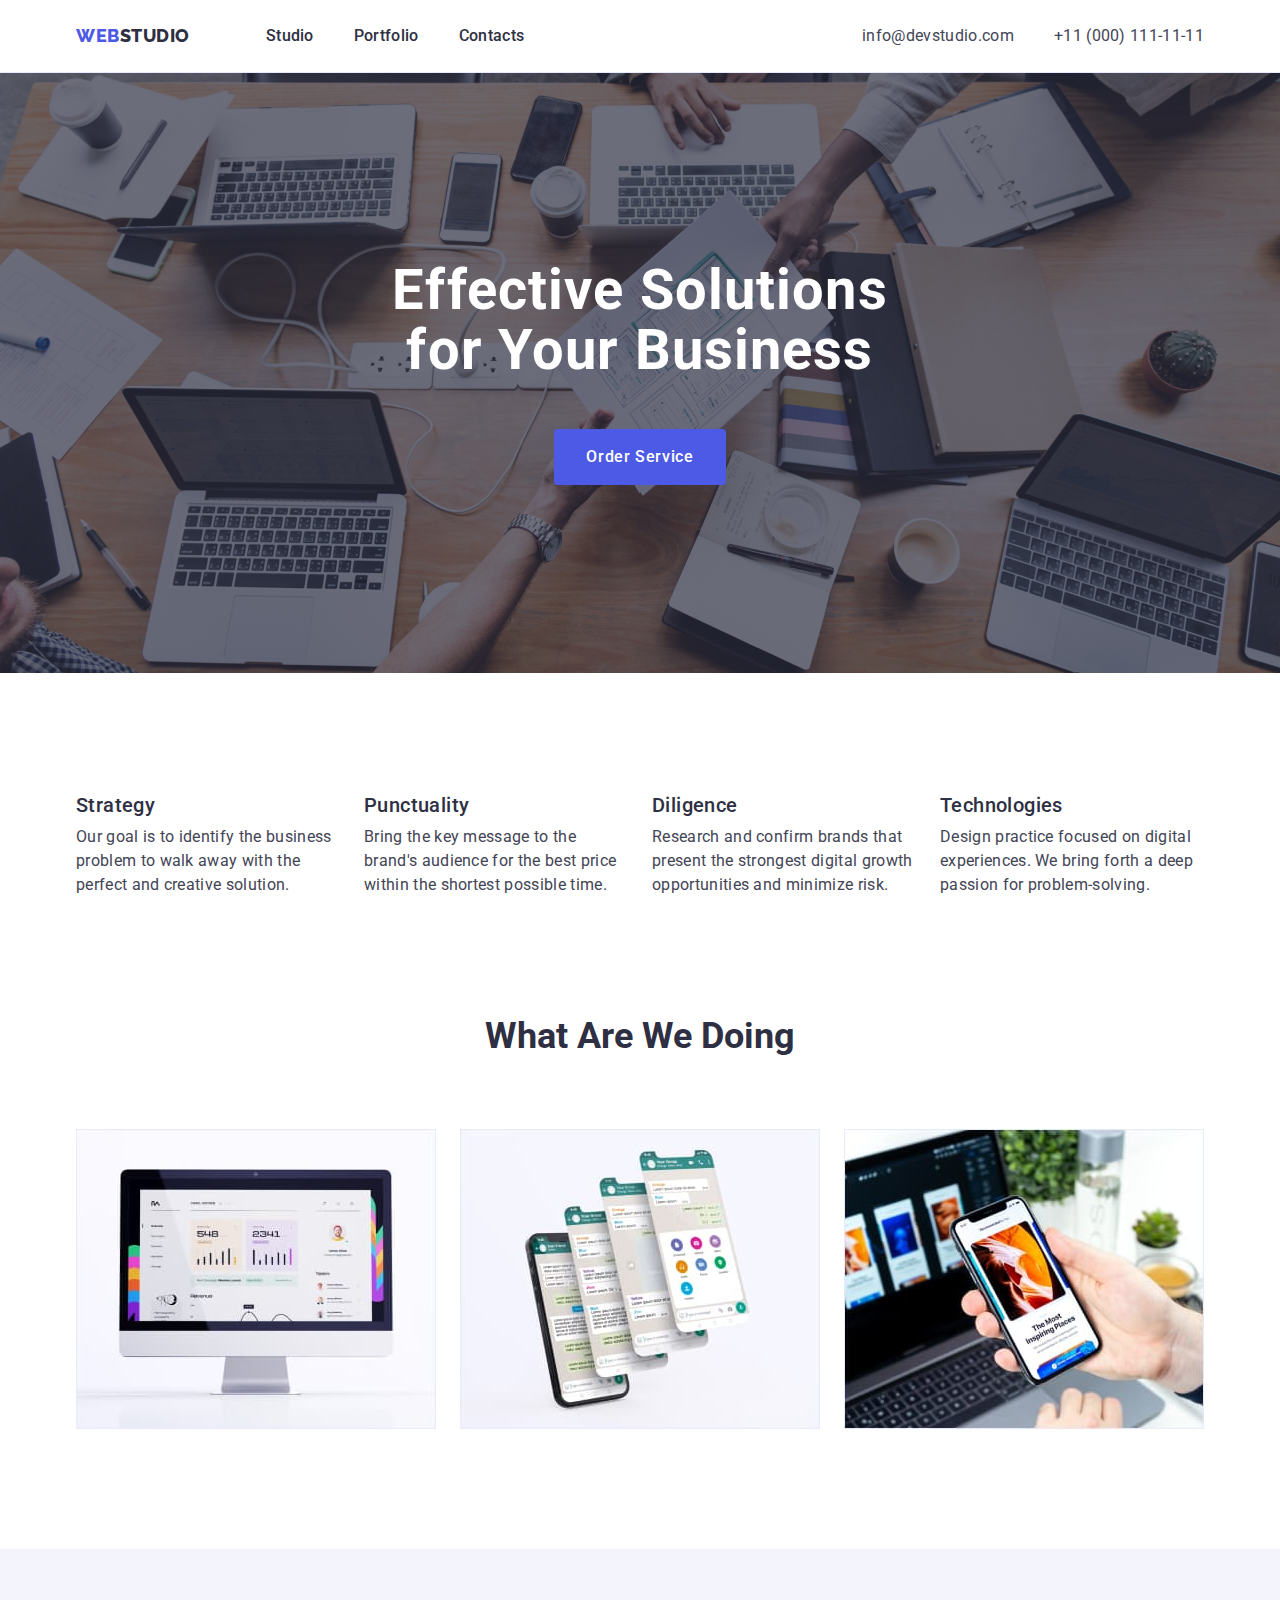
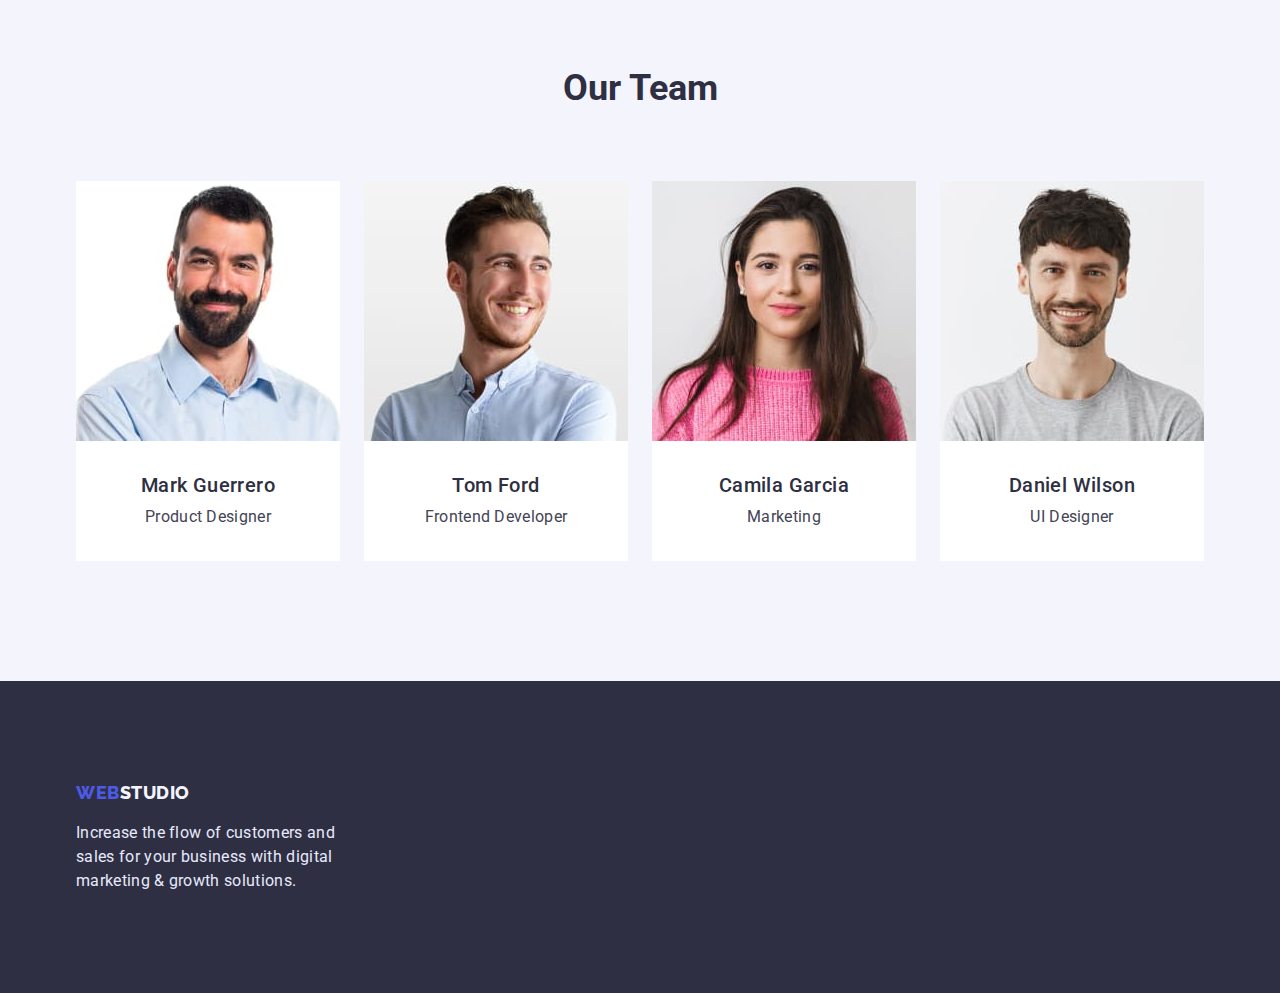
<file: index.html>
<!DOCTYPE html>
<html lang="en">

<head>
  <meta charset="UTF-8" />
  <meta http-equiv="X-UA-Compatible" content="IE=edge" />
  <meta name="viewport" content="width=device-width, initial-scale=1.0" />
  <title>Document</title>
  <link rel="preconnect" href="https://fonts.googleapis.com" />
  <link rel="preconnect" href="https://fonts.gstatic.com" crossorigin />
  <link href="https://fonts.googleapis.com/css2?family=Raleway:wght@800&family=Roboto:wght@400;500;700&display=swap"
    rel="stylesheet" />
  <link rel="stylesheet"
    href="https://cdnjs.cloudflare.com/ajax/libs/modern-normalize/1.1.0/modern-normalize.min.css" />
  <link rel="stylesheet" href="./css/styles.css" />
</head>

<body>
  <header>
    <div class="container page-header">
      <a href="./index.html" class="header-link"><span class="page">Web</span>Studio</a>
      <nav class="main-nav">
        <ul class="site-nav">
          <li class="item"><a href="./index.html" class="link">Studio</a></li>
          <li class="item">
            <a href="./portfolio.html" class="link">Portfolio</a>
          </li>
          <li class="item"><a href="" class="link">Contacts</a></li>
        </ul>
      </nav>

      <address class="address">
        <ul class="address-nav">
          <li class="item">
            <a class="address-link" href="mailto:info@devstudio.com">info@devstudio.com</a>
          </li>
          <li class="item">
            <a class="address-link" href="tel:+110001111111">+11 (000) 111-11-11</a>
          </li>
        </ul>
      </address>
    </div>
  </header>

  <main>
    <section class="hero bg-image">
      <div class="container">

        <h1 class="hero-title">Effective Solutions for Your Business</h1>


        <button type="button" class="button button-studio">
          Order Service
        </button>
      </div>
    </section>

    <section class="section">
      <div class="container">
        <h2 class="visually-hidden">Specifics</h2>

        <ul class="specifics-list">
          <li class="item">
            <h3 class="title-specifics">Strategy</h3>
            <p class="paragraph">
              Our goal is to identify the business problem to walk away with
              the perfect and creative solution.
            </p>
          </li>

          <li class="item">
            <h3 class="title-specifics">Punctuality</h3>
            <p class="paragraph">
              Bring the key message to the brand's audience for the best price
              within the shortest possible time.
            </p>
          </li>

          <li class="item">
            <h3 class="title-specifics">Diligence</h3>
            <p class="paragraph">
              Research and confirm brands that present the strongest digital
              growth opportunities and minimize risk.
            </p>
          </li>

          <li class="item">
            <h3 class="title-specifics">Technologies</h3>
            <p class="paragraph">
              Design practice focused on digital experiences. We bring forth a
              deep passion for problem-solving.
            </p>
          </li>
        </ul>
      </div>
    </section>

    <section class="section employment">
      <div class="container">
        <h2 class="title">What are we doing</h2>

        <ul class="employment-list">
          <li class="item">
            <img src="./images/rectangle1.jpg" alt="User profile on the computer screen" width="360" height="300" />
          </li>

          <li class="item">
            <img src="./images/rectangle2.jpg" alt="Chat on the phone" width="360" height="300" />
          </li>

          <li class="item">
            <img src="./images/rectangle3.jpg" alt="Phone in hand" width="360" height="300" />
          </li>
        </ul>
      </div>
    </section>

    <section class="section team">
      <div class="container">
        <h2 class="title">Our Team</h2>

        <ul class="team-list">
          <li class="item">
            <img src="./images/mark.jpg" alt="a photo of a man" width="264" height="260" />
            <div class="card-content">
              <h3 class="name">Mark Guerrero</h3>
              <p class="position">Product Designer</p>
            </div>
          </li>

          <li class="item">
            <img src="./images/tom.jpg" alt="a photo of a man" width="264" height="260" />
            <div class="card-content">
              <h3 class="name">Tom Ford</h3>
              <p class="position">Frontend Developer</p>
            </div>
          </li>

          <li class="item">
            <img src="./images/camila.jpg" alt="photo card of a woman" width="264" height="260" />
            <div class="card-content">
              <h3 class="name">Camila Garcia</h3>
              <p class="position">Marketing</p>
            </div>
          </li>

          <li class="item"">
              <img
                src=" ./images/daniel.jpg" alt="a photo of a man" width="264" height="260" />
          <div class="card-content">
            <h3 class="name">Daniel Wilson</h3>
            <p class="position">UI Designer</p>
          </div>
          </li>
        </ul>
      </div>
    </section>
  </main>

  <footer class="footer">
    <div class="container">
      <a href="./index.html" class="footer-link"><span class="page">Web</span>Studio</a>
      <p class="footer-text">
        Increase the flow of customers and sales for your business with
        digital marketing & growth solutions.
      </p>
    </div>
  </footer>
</body>

</html>
</file>
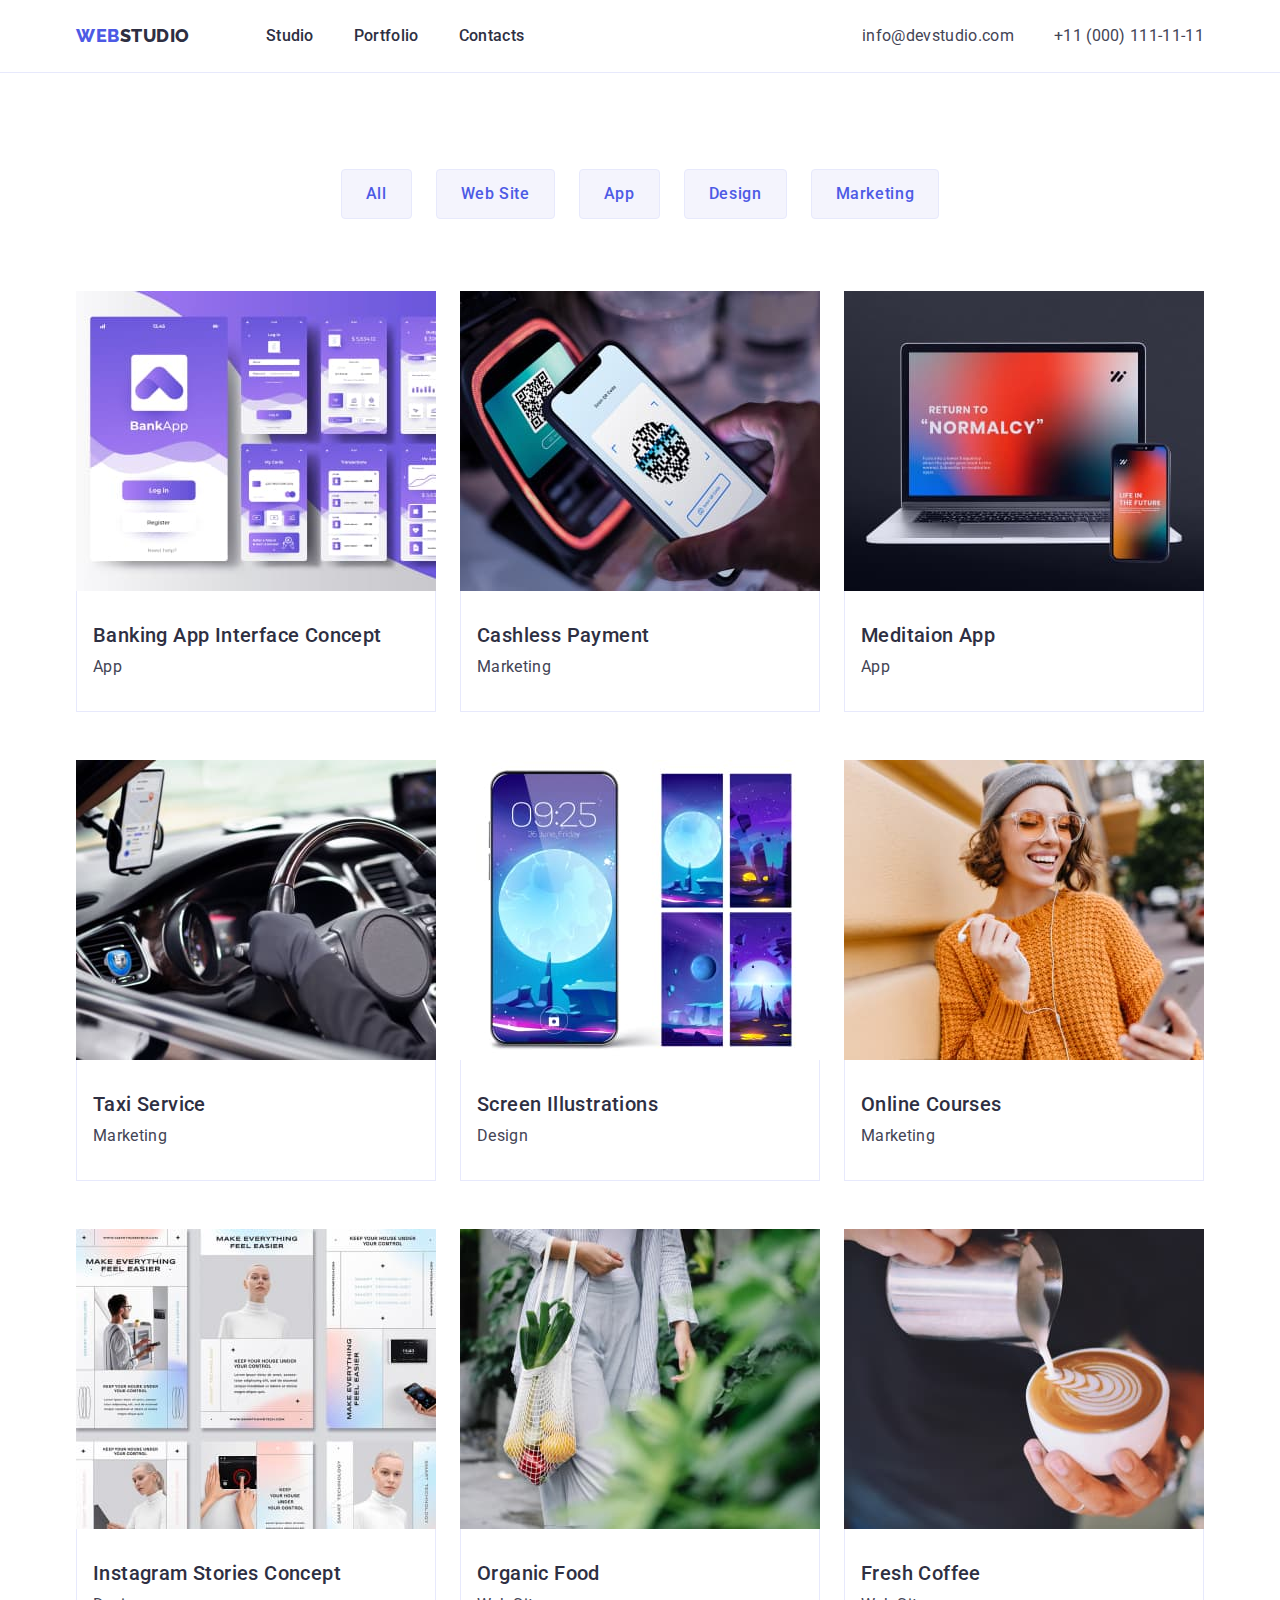
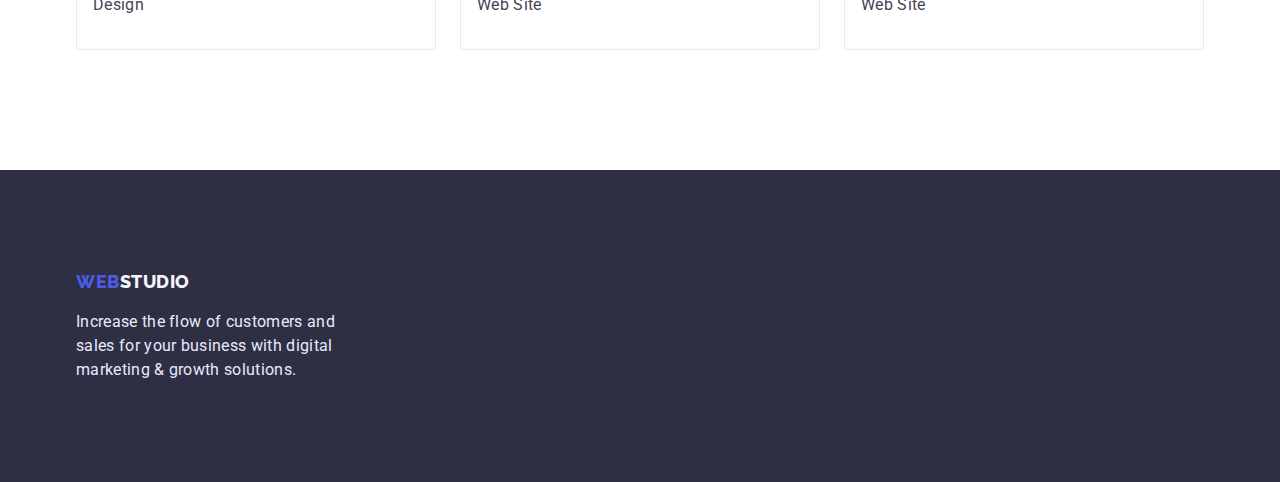
<file: portfolio.html>
<!DOCTYPE html>
<html lang="en">

<head>
  <meta charset="UTF-8" />
  <meta http-equiv="X-UA-Compatible" content="IE=edge" />
  <meta name="viewport" content="width=device-width, initial-scale=1.0" />
  <title>Document</title>
  <link rel="preconnect" href="https://fonts.googleapis.com" />
  <link rel="preconnect" href="https://fonts.gstatic.com" crossorigin />
  <link href="https://fonts.googleapis.com/css2?family=Raleway:wght@800&family=Roboto:wght@400;500;700&display=swap"
    rel="stylesheet" />
  <link rel="stylesheet"
    href="https://cdnjs.cloudflare.com/ajax/libs/modern-normalize/1.1.0/modern-normalize.min.css" />
  <link rel="stylesheet" href="./css/styles.css" />
</head>

<body>
  <header>
    <div class="container page-header">
      <a href="./index.html" class="header-link"><span class="page">Web</span>Studio</a>
      <nav class="main-nav">
        <ul class="site-nav">
          <li class="item"><a href="./index.html" class="link">Studio</a></li>
          <li class="item">
            <a href="./portfolio.html" class="link">Portfolio</a>
          </li>
          <li class="item"><a href="" class="link">Contacts</a></li>
        </ul>
      </nav>

      <address class="address">
        <ul class="address-nav">
          <li class="item">
            <a class="address-link" href="mailto:info@devstudio.com">info@devstudio.com</a>
          </li>
          <li class="item">
            <a class="address-link" href="tel:+110001111111">+11 (000) 111-11-11</a>
          </li>
        </ul>
      </address>
    </div>
  </header>

  <main>
    <section class="portfolio">
      <div class="container">
        <h1 class="visually-hidden">Portfolio</h1>

        <ul class="filter-list">
          <li class="item">
            <button type="button" class="filter-button">All</button>
          </li>
          <li class="item">
            <button type="button" class="filter-button">Web Site</button>
          </li>
          <li class="item">
            <button type="button" class="filter-button">App</button>
          </li>
          <li class="item">
            <button type="button" class="filter-button">Design</button>
          </li>
          <li class="item">
            <button type="button" class="filter-button">Marketing</button>
          </li>
        </ul>

        <ul class="card-list">
          <li class="item">
            <a href="">
              <img src="./images/bankingapp.jpg" alt="Application interface" width="360" height="300" />
              <div class="card-content">
                <h2 class="title-portfolio">Banking App Interface Concept</h2>
                <p class="paragraph-portfolio">App</p>
              </div>
            </a>
          </li>

          <li class="item">
            <a href="">
              <img src="./images/cashlesspayment.jpg" alt="The phone scans the QR code" width="360" height="300" />
              <div class="card-content">
                <h2 class="title-portfolio">Cashless Payment</h2>
                <p class="paragraph-portfolio">Marketing</p>
              </div>
            </a>
          </li>

          <li class="item">
            <a href="">
              <img src="./images/meditaionapp.jpg" alt="Laptop and phone" width="360" height="300" />
              <div class="card-content">
                <h2 class="title-portfolio">Meditaion App</h2>
                <p class="paragraph-portfolio">App</p>
              </div>
            </a>
          </li>

          <li class="item">
            <a href="">
              <img src="./images/taxiservice.jpg" alt="Hands on the steering wheel of the car" width="360"
                height="300" />
              <div class="card-content">
                <h2 class="title-portfolio">Taxi Service</h2>
                <p class="paragraph-portfolio">Marketing</p>
              </div>
            </a>
          </li>

          <li class="item">
            <a href="">
              <img src="./images/screenillustrations.jpg" alt="Phone and screen view options" width="360"
                height="300" />
              <div class="card-content">
                <h2 class="title-portfolio">Screen Illustrations</h2>
                <p class="paragraph-portfolio">Design</p>
              </div>
            </a>
          </li>

          <li class="item">
            <a href="">
              <img src="./images/onlinecourses.jpg" alt="A girl with a phone" width="360" height="300" />
              <div class="card-content">
                <h2 class="title-portfolio">Online Courses</h2>
                <p class="paragraph-portfolio">Marketing</p>
              </div>
            </a>
          </li>

          <li class="item">
            <a href="">
              <img src="./images/instagramstoriesconcept.jpg" alt="Instagram Stories Concept" width="360"
                height="300" />
              <div class="card-content">
                <h2 class="title-portfolio">Instagram Stories Concept</h2>
                <p class="paragraph-portfolio">Design</p>
              </div>
            </a>
          </li>

          <li class="item">
            <a href="">
              <img src="./images/organicfood.jpg" alt="A man with a bowl of vegetables" width="360" height="300" />
              <div class="card-content">
                <h2 class="title-portfolio">Organic Food</h2>
                <p class="paragraph-portfolio">Web Site</p>
              </div>
            </a>
          </li>

          <li class="item">
            <a href="">
              <img src="./images/freshcoffee.jpg" alt="Fresh coffee" width="360" height="300" />
              <div class="card-content">
                <h2 class="title-portfolio">Fresh Coffee</h2>
                <p class="paragraph-portfolio">Web Site</p>
              </div>
            </a>
          </li>
        </ul>
      </div>
    </section>
  </main>

  <footer class="footer">
    <div class="container">
      <a href="./index.html" class="footer-link"><span class="page">Web</span>Studio</a>
      <p class="footer-text">
        Increase the flow of customers and sales for your business with
        digital marketing & growth solutions.
      </p>
    </div>
  </footer>
</body>

</html>
</file>
<file: css/styles.css>
:root {
  --active-color: #4d5ae5;
  --main-color: #2e2f42;
  --secondary-color: #434455;
  --white-color: #ffffff;
  --white-studio-color: #f4f4fd;
  --footer-text-color: #e7e9fc;

  --button-portfolio-background: #f4f4fd;
  --border-portfolio-color: #e7e9fc;
  --hover-button-portfolio-background: #404bbf;
}

body {
  color: var(--main-color);
  background-color: var(--white-color);

  font-family: 'Roboto', sans-serif;
  font-size: 16px;
}

header {
  border-bottom: 1px solid #e7e9fc;
}

img {
  display: block;
  max-width: 100%;
  height: auto;
}

a {
  text-decoration: none;
  color: currentColor;
}

button {
  border: none;
}

ul {
  list-style: none;
  padding: 0;
  margin: 0;
}

h1,
h2,
h3,
h4,
h5,
h6,
p {
  margin: 0;
}

.visually-hidden {
  position: absolute;
  white-space: nowrap;
  width: 1px;
  height: 1px;
  overflow: hidden;
  border: 0;
  padding: 0;
  clip: rect(0 0 0 0);
  clip-path: inset(50%);
  margin: -1px;
}

.page,
.filter-button {
  color: var(--active-color);
}

.container {
  width: 1158px;
  padding-left: 15px;
  padding-right: 15px;
  margin-left: auto;
  margin-right: auto;
  /*   outline: 2px solid tomato;
 */
}
.section {
  padding-top: 120px;
  padding-bottom: 120px;
}
.section.employment {
  padding-top: 0;
}

.container.page-header {
  display: flex;
  align-items: center;
}

.main-nav {
  margin-left: 76px;
}

.header-link {
  padding-top: 24px;
  padding-bottom: 24px;

  color: var(--main-color);

  font-family: 'Raleway', sans-serif;
  font-weight: 800;
  font-size: 18px;
  line-height: 1.33;
  letter-spacing: 0.03em;
  text-transform: uppercase;
}

.site-nav {
  display: flex;
}

.site-nav .item:not(:last-child),
.address-nav .item:not(:last-child) {
  margin-right: 40px;
}

.address {
  margin-left: auto;
  font-style: normal;
}

.address-nav {
  display: flex;
}

.address-link {
  display: block;
  padding-top: 24px;
  padding-bottom: 24px;

  color: var(--secondary-color);

  font-weight: 400;
  font-size: 16px;
  line-height: 1.5;
  letter-spacing: 0.02em;

  /*   outline: 1px solid tomato;
 */
}

.address-link:hover,
.address-link:focus {
  color: var(--hover-button-portfolio-background);

  font-weight: 400;
  font-size: 16px;
  line-height: 24px;
  letter-spacing: 0.02em;
}

.hero {
  text-align: center;
  background-color: var(--main-color);
  padding-top: 188px;
  padding-bottom: 188px;
}

.bg-image {
  height: 600px;
  max-width: 1440px;
  margin-right: auto;
  margin-left: auto;
  background-image: linear-gradient(
      to right,
      rgba(46, 47, 66, 0.7),
      rgba(46, 47, 66, 0.7)
    ),
    url('../images/people-office.jpg');
  background-size: cover;
  background-repeat: no-repeat;
  background-position: center;
}

.hero-title {
  width: 496px;
  margin-left: auto;
  margin-right: auto;
  margin-bottom: 48px;

  color: var(--white-color);

  font-size: 56px;
  line-height: 1.07;
  letter-spacing: 0.02em;
  text-align: center;
}

.button {
  color: var(--white-color);
  background-color: var(--active-color);

  cursor: pointer;
  font-family: inherit;
  font-weight: 500;
  font-size: 16px;
  line-height: 1.5;
  letter-spacing: 0.04em;
}

.button-studio {
  padding: 16px 32px;
  border-radius: 4px;
}

.button-studio:hover,
.button-studio:focus {
  background-color: var(--hover-button-portfolio-background);
}

.footer {
  background-color: var(--main-color);
  padding-top: 100px;
  padding-bottom: 100px;
}

.footer-link {
  display: inline-block;
  margin-bottom: 16px;

  color: var(--white-studio-color);

  font-family: 'Raleway', sans-serif;
  font-weight: 800;
  font-size: 18px;
  line-height: 1.33;
  letter-spacing: 0.03em;
  text-transform: uppercase;
}

.footer-text {
  width: 264px;

  color: var(--border-portfolio-color);

  font-weight: 400;
  line-height: 1.5;
  letter-spacing: 0.02em;
}

.portfolio {
  padding-top: 96px;
  padding-bottom: 120px;
}

.filter-list {
  display: flex;
  justify-content: center;
  padding-bottom: 72px;
}

.filter-list .item:not(:last-child) {
  margin-right: 24px;
}

.filter-button {
  padding: 12px 24px;
  background-color: var(--button-portfolio-background);

  cursor: pointer;
  font-family: inherit;
  font-weight: 500;
  font-size: 16px;
  line-height: 1.5;
  letter-spacing: 0.04em;
  border: 1px solid var(--footer-text-color);
  border-radius: 4px;
}

.filter-button:hover,
.filter-button:focus {
  color: var(--white-color);
  background-color: var(--hover-button-portfolio-background);
  border-color: transparent;
}

.card-list {
  display: flex;
  flex-wrap: wrap;
  margin-left: -24px;
  margin-top: -48px;
}

.card-list .item {
  flex-basis: calc(100% / 3 - 24px);
  margin-left: 24px;
  margin-top: 48px;
}

.card-list .card-content {
  display: flex;
  flex-direction: column;
  padding-top: 32px;
  padding-bottom: 32px;
  padding-left: 16px;
  border-right: 1px solid var(--footer-text-color);
  border-left: 1px solid var(--footer-text-color);
  border-bottom: 1px solid var(--footer-text-color);
}

.link {
  display: block;
  padding-top: 24px;
  padding-bottom: 24px;

  font-weight: 500;
  line-height: 1.5;
  letter-spacing: 0.02em;

  /*   outline: 1px solid tomato;
 */
}

.link:hover,
.link:focus {
  color: var(--hover-button-portfolio-background);

  font-weight: 500;
  line-height: 1.5;
  letter-spacing: 0.02em;
}

.specifics-list {
  display: flex;
}

.specifics-list .item,
.team-list .item {
  width: calc((100% - 3 * 24px) / 4);
}

.specifics-list .item:not(:last-child),
.employment-list .item:not(:last-child),
.team-list .item:not(:last-child) {
  margin-right: 24px;
}

.title-specifics {
  margin-bottom: 8px;
}

.title-portfolio {
  margin-bottom: 8px;
}

.title-specifics,
.title-portfolio {
  font-weight: 500;
  font-size: 20px;
  line-height: 1.2;
  letter-spacing: 0.02em;
}

.paragraph,
.paragraph-portfolio {
  color: var(--secondary-color);
  line-height: 1.5;
  letter-spacing: 0.02em;
}

.title {
  font-size: 36px;
  line-height: 1.11;
  text-transform: capitalize;
  text-align: center;
}

.employment .title,
.team .title {
  margin-bottom: 72px;
}

.employment-list {
  display: flex;
  justify-content: space-around;
}

.employment-list .item {
  width: calc((100% - 2 * 24px) / 3);
}

.team {
  background-color: var(--white-studio-color);
}

.team-list {
  display: flex;
}

.section.team .item {
  background-color: var(--white-color);
}

.team-list .card-content {
  padding: 32px 16px;
}

.team-list .card-content .name {
  margin-bottom: 8px;

  color: var(--main-color);

  font-weight: 500;
  font-size: 20px;
  line-height: 1.2;
  letter-spacing: 0.02em;
  text-align: center;
}

.team-list .card-content .position {
  color: var(--secondary-color);
  line-height: 1.5;
  letter-spacing: 0.02em;
  text-align: center;
}
</file>
